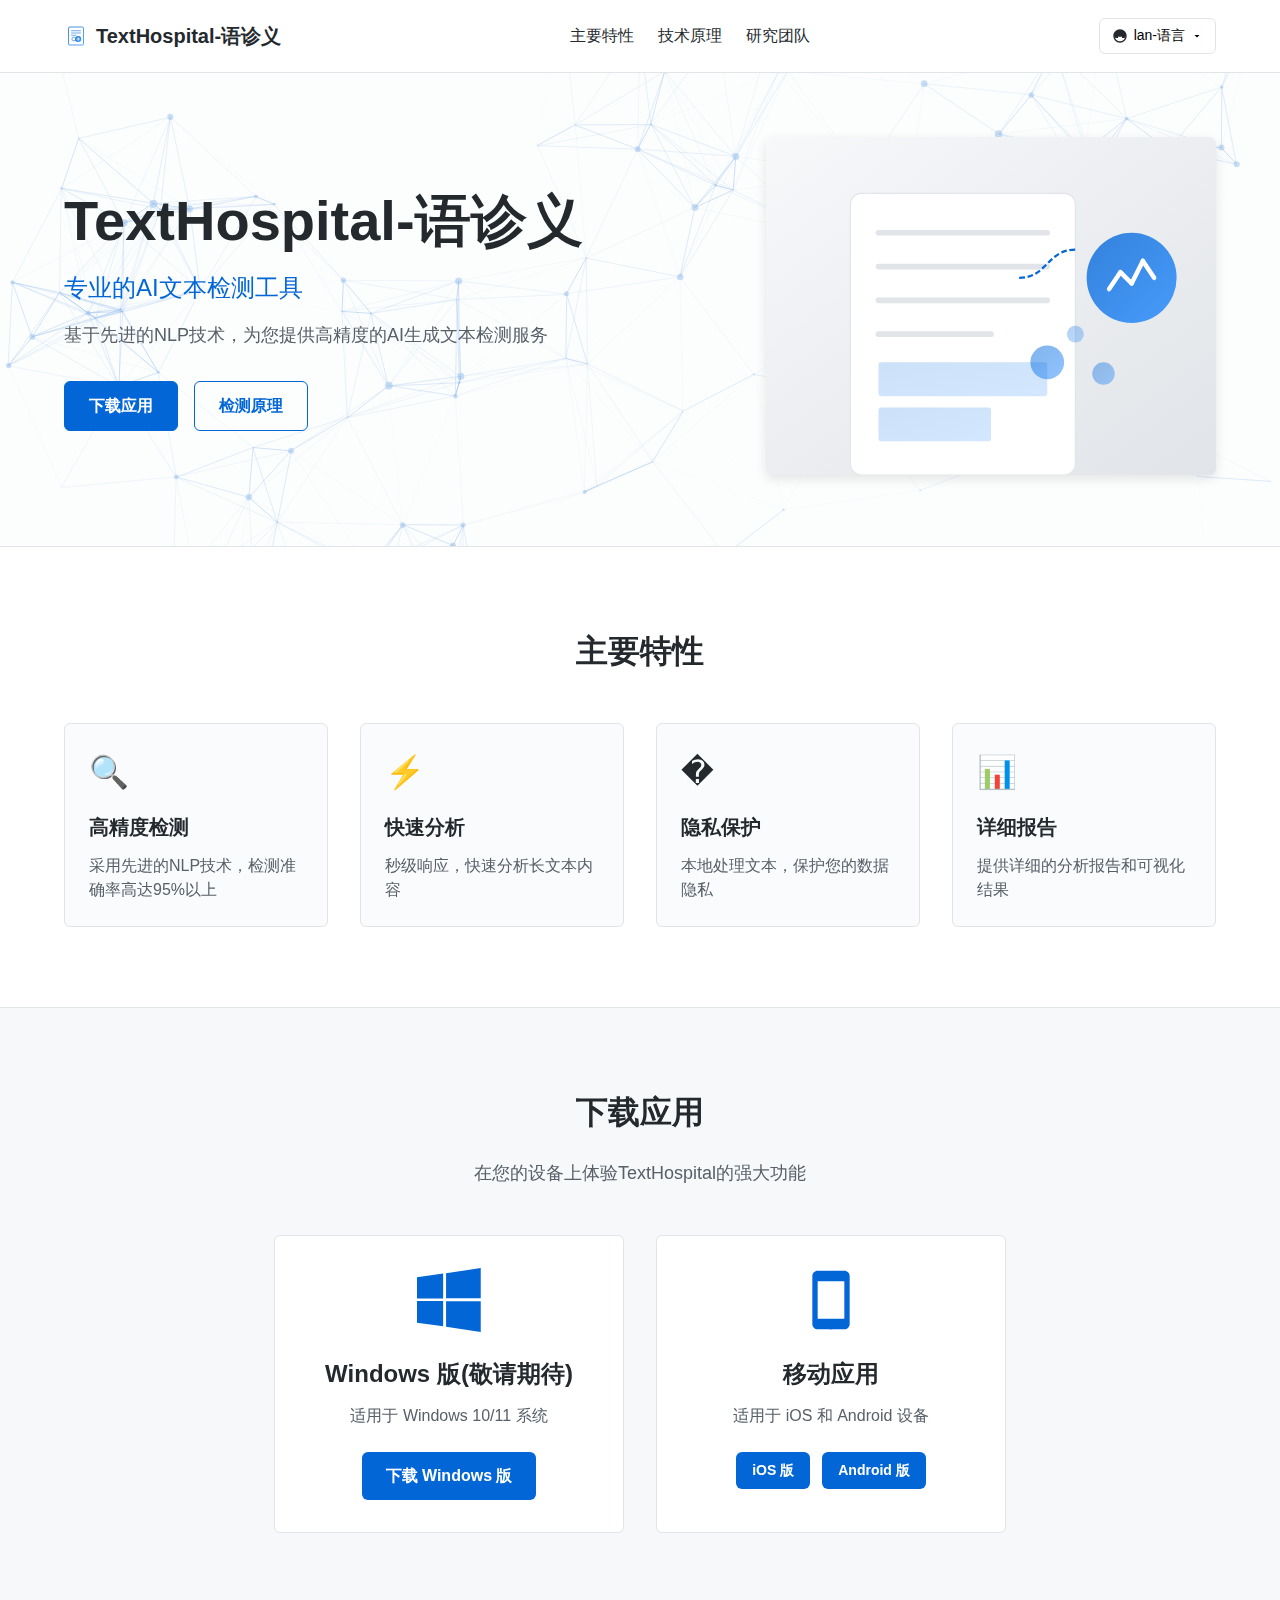
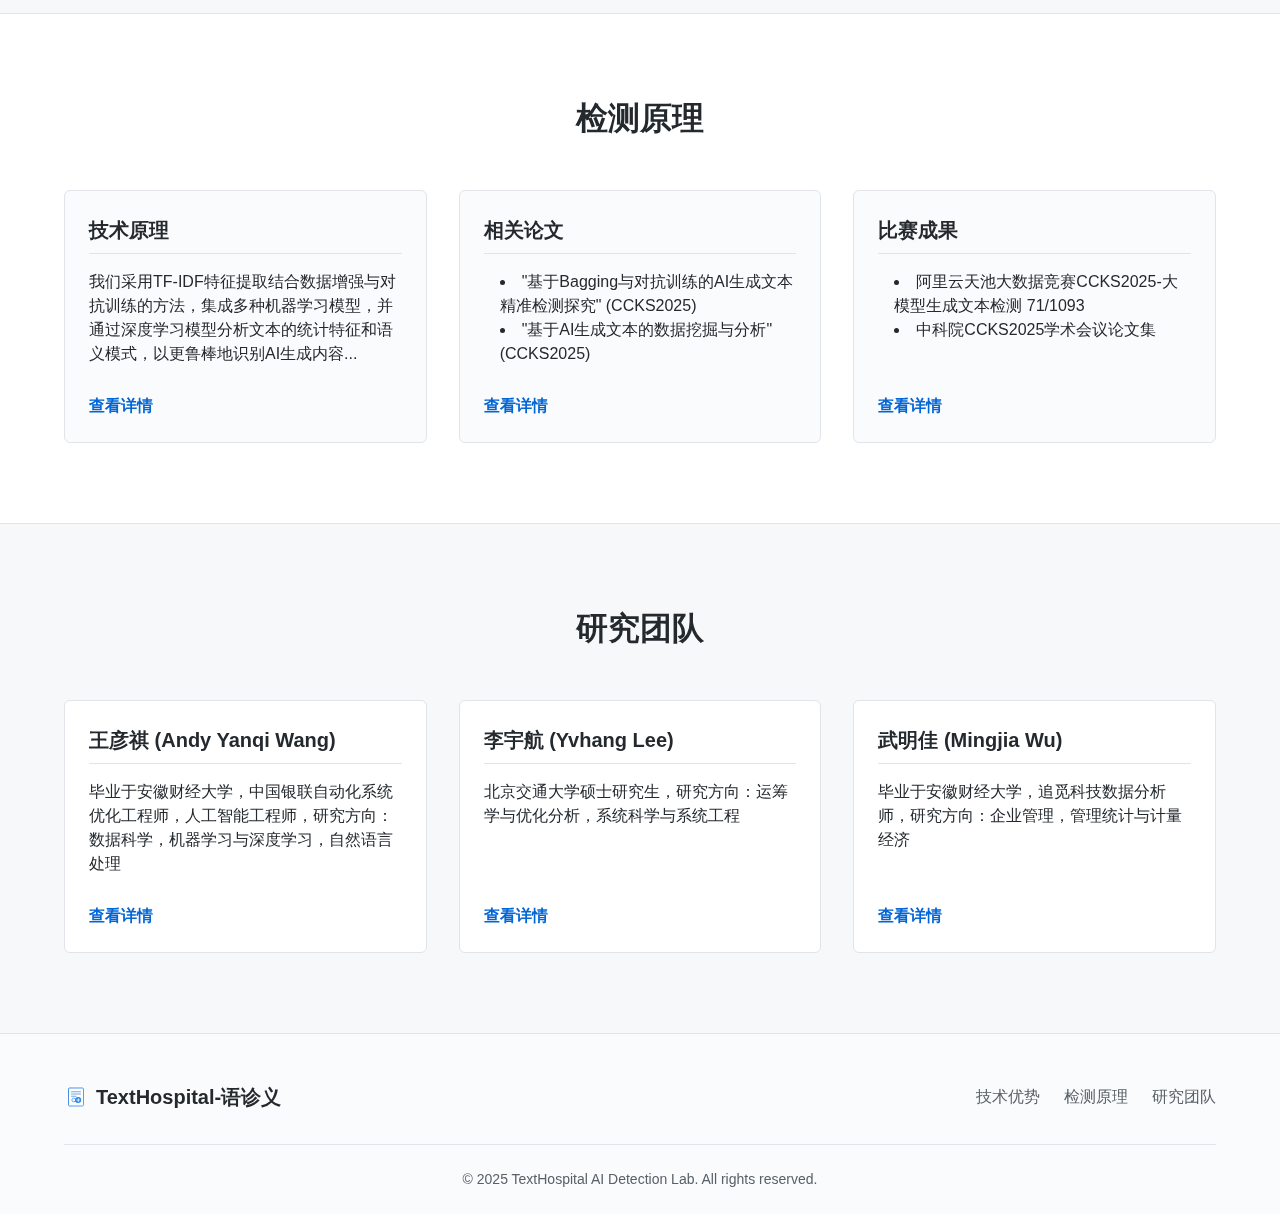
<file: index.html>
<!DOCTYPE html>
<html lang="en">
<head>
    <meta charset="UTF-8">
    <meta name="viewport" content="width=device-width, initial-scale=1.0">
    <title>TextHospital - AI Text Detection Based On NLP</title>
    <link rel="icon" href="images/favicon.svg" type="image/svg+xml">
    <link rel="stylesheet" href="style.css">
</head>
<body>
    <!-- 粒子背景容器 -->
    <div id="particles-js"></div>
    
    <!-- 主内容容器 -->
    <div class="main-content">
    <!-- 导航栏 -->
    <header class="navbar">
        <div class="navbar-container">
            <div class="navbar-logo">
                <a href="#" class="logo-link">
                    <img src="images/logo.svg" alt="TextHospital Logo" class="logo-icon">
                    <span class="logo-text">TextHospital-语诊义</span>
                </a>
            </div>
            <nav class="navbar-nav">
                <a href="#features" class="nav-link" data-translate="nav_features">主要特性</a>
                <a href="#principles" class="nav-link" data-translate="nav_principles">技术原理</a>
                <a href="#team" class="nav-link" data-translate="nav_team">研究团队</a>
            </nav>
            <div class="navbar-actions">
                <div class="language-switcher">
                                    <div class="lang-dropdown">
                                        <button class="lang-dropdown-btn">
                                            <svg class="lang-icon" xmlns="http://www.w3.org/2000/svg" viewBox="0 0 24 24" width="24" height="24">
                                                <path fill="currentColor" d="M12 22c5.523 0 10-4.477 10-10S17.523 2 12 2 2 6.477 2 12s4.477 10 10 10zm0-2a8 8 0 1 1 0-16 8 8 0 0 1 0 16zm-3-7h6v2H9v-2zm3-10a8.003 8.003 0 0 0-6.929 12h13.858A8.003 8.003 0 0 0 12 3z"/>
                                            </svg>
                                            <span class="current-lang">lan-语言</span>
                                            <svg class="dropdown-arrow" xmlns="http://www.w3.org/2000/svg" viewBox="0 0 24 24" width="16" height="16">
                                                <path fill="currentColor" d="M7 10l5 5 5-5H7z"/>
                                            </svg>
                                        </button>
                                        <div class="lang-dropdown-content">
                                            <button class="lang-option active" data-lang="zh-CN">简体中文</button>
                                            <button class="lang-option" data-lang="zh-TW">繁體中文</button>
                                            <button class="lang-option" data-lang="en">English</button>
                                            <button class="lang-option" data-lang="fr">Français</button>
                                            <button class="lang-option" data-lang="es">Español</button>
                                            <button class="lang-option" data-lang="de">Deutsch</button>
                                            <button class="lang-option" data-lang="ko">한국어</button>
                                            <button class="lang-option" data-lang="ja">日本語</button>
                                        </div>
                                    </div>
                                </div>
            </div>
        </div>
    </header>

    <!-- 英雄区域 -->
    <section class="hero">
        <div class="hero-container">
            <div class="hero-content">
                <h1 class="hero-title">TextHospital-语诊义</h1>
                <p class="hero-subtitle" data-translate="hero_subtitle">专业的AI文本检测工具</p>
                <p class="hero-description" data-translate="hero_description">基于先进的NLP技术，为您提供高精度的AI生成文本检测服务</p>
                <div class="hero-actions">
                    <a href="#download" class="btn btn-primary" data-translate="download_btn">下载应用</a>
                    <a href="#principles" class="btn btn-outline" data-translate="principles_btn">了解原理</a>
                </div>
            </div>
            <div class="hero-image">
                <img src="images/hero-image.svg" alt="TextHospital Illustration">
            </div>
        </div>
    </section>

    <!-- 特性区域 -->
    <section id="features" class="features">
        <div class="container">
            <h2 class="section-title" data-translate="features_title">主要特性</h2>
            <div class="features-grid">
                <div class="feature-card">
                    <div class="feature-icon">🔍</div>
                    <h3 data-translate="feature1_title">高精度检测</h3>
                    <p data-translate="feature1_desc">采用先进的NLP技术，检测准确率高达95%以上</p>
                </div>
                <div class="feature-card">
                    <div class="feature-icon">⚡</div>
                    <h3 data-translate="feature2_title">快速分析</h3>
                    <p data-translate="feature2_desc">秒级响应，快速分析长文本内容</p>
                </div>
                <div class="feature-card">
                    <div class="feature-icon">�</div>
                    <h3 data-translate="feature3_title">隐私保护</h3>
                    <p data-translate="feature3_desc">本地处理文本，保护您的数据隐私</p>
                </div>
                <div class="feature-card">
                    <div class="feature-icon">📊</div>
                    <h3 data-translate="feature4_title">详细报告</h3>
                    <p data-translate="feature4_desc">提供详细的分析报告和可视化结果</p>
                </div>
            </div>
        </div>
    </section>

    <!-- 下载区域 -->
    <section id="download" class="download">
        <div class="container">
            <h2 class="section-title" data-translate="download_title">下载应用</h2>
            <p class="section-description" data-translate="download_desc">在您的设备上体验TextHospital的强大功能</p>
            
            <div class="download-options">
                <div class="download-card">
                    <div class="download-icon">
                        <svg class="windows-icon" viewBox="0 0 24 24">
                            <path d="M0,3.5L9.8,2.1V11.4H0V3.5z M10.9,2L23.9,0V11.3H10.9V2z M0,12.4H9.8V21.8L0,20.5V12.4z M10.9,12.5H23.9V24L10.9,22V12.5z"/>
                        </svg>
                    </div>
                    <h3 data-translate="windows_title">Windows 版</h3>
                    <p data-translate="windows_desc">适用于 Windows 10/11 系统</p>
                    <a href="#" class="download-btn windows-btn" data-translate="windows_btn">下载 Windows 版</a>
                </div>
                <div class="download-card">
                    <div class="download-icon">
                        <svg class="mobile-icon" viewBox="0 0 24 24">
                            <path d="M17,1H7C5.9,1,5,1.9,5,3v18c0,1.1,0.9,2,2,2h10c1.1,0,2-0.9,2-2V3C19,1.9,18.1,1,17,1z M17,19H7V5h10V19z"/>
                            <circle cx="12" cy="22" r="1"/>
                        </svg>
                    </div>
                    <h3 data-translate="mobile_title">移动应用</h3>
                    <p data-translate="mobile_desc">适用于 iOS 和 Android 设备</p>
                    <div class="mobile-buttons">
                        <a href="#" class="download-btn ios-btn" data-translate="ios_btn">iOS 版</a>
                        <a href="#" class="download-btn android-btn" data-translate="android_btn">Android 版</a>
                    </div>
                </div>
            </div>
        </div>
    </section>

    <!-- 原理区域 -->
    <section id="principles" class="principles">
        <div class="container">
            <h2 class="section-title" data-translate="principles_title">检测原理</h2>
            <div class="principles-grid">
                <div class="principle-card">
                    <h3 data-translate="tech_title">技术原理</h3>
                    <div class="card-content">
                        <p data-translate="tech_content"></p>
                    </div>
                    <a href="Principles/Technical_Principles/index.html" class="detail-link" data-translate="view_details">查看详情</a>
                </div>
                <div class="principle-card">
                    <h3 data-translate="papers_title">相关论文</h3>
                    <div class="card-content">
                        <ul>
                            <li data-translate="paper1"></li>
                            <li data-translate="paper2"></li>
                        </ul>
                    </div>
                    <a href="Principles/Related_Papers/index.html" class="detail-link" data-translate="view_details">查看详情</a>
                </div>
                <div class="principle-card">
                    <h3 data-translate="achievements_title">比赛成果</h3>
                    <div class="card-content">
                        <ul>
                            <li data-translate="achievement1"></li>
                            <li data-translate="achievement2"></li>
                        </ul>
                    </div>
                    <a href="Principles/Competition_Achievements/index.html" class="detail-link" data-translate="view_details">查看详情</a>
                </div>
            </div>
        </div>
    </section>

    <!-- 团队区域 -->
    <section id="team" class="team">
        <div class="container">
            <h2 class="section-title" data-translate="team_title">研究团队</h2>
            <div class="team-grid">
                <div class="team-card">
                    <h3 data-translate="team_member1_name">王彦祺 (Andy Yanqi Wang)</h3>
                    <div class="team-content">
                        <p data-translate="team_member1_desc"></p>
                    </div>
                    <a href="person/wyq.html" class="detail-link" data-translate="view_details">查看详情</a>
                </div>
                <div class="team-card">
                    <h3 data-translate="team_member2_name">李宇航 (Yvhang Lee)</h3>
                    <div class="team-content">
                        <p data-translate="team_member2_desc"></p>
                    </div>
                    <a href="person/lyh.html" class="detail-link" data-translate="view_details">查看详情</a>
                </div>
                <div class="team-card">
                    <h3 data-translate="team_member3_name">武明佳 (Mingjia Wu)</h3>
                    <div class="team-content">
                        <p data-translate="team_member3_desc"></p>
                    </div>
                    <a href="person/wmj.html" class="detail-link" data-translate="view_details">查看详情</a>
                </div>
            </div>
        </div>
    </section>

    <!-- 页脚 -->
    <footer class="footer">
        <div class="container">
            <div class="footer-content">
                <div class="footer-logo">
                    <img src="images/logo.svg" alt="TextHospital Logo" class="logo-icon">
                    <span class="logo-text">TextHospital-语诊义</span>
                </div>
                <div class="footer-links">
                    <a href="#features" class="footer-link">技术优势</a>
                    <a href="#principles" class="footer-link">检测原理</a>
                    <a href="#team" class="footer-link">研究团队</a>
                </div>
            </div>
            <div class="footer-bottom">
                <p>© 2025 TextHospital AI Detection Lab. All rights reserved.</p>
            </div>
        </div>
    </footer>

    <script src="app.js"></script>
    <script src="js/particles.min.js"></script>
    <script>
        // 初始化粒子背景
        particlesJS('particles-js', {
            "particles": {
                "number": {
                    "value": 120,
                    "density": {
                        "enable": true,
                        "value_area": 800
                    }
                },
                "color": {
                    "value": "#0366d6"
                },
                "shape": {
                    "type": "circle",
                    "stroke": {
                        "width": 0,
                        "color": "#000000"
                    },
                },
                "opacity": {
                    "value": 0.5,
                    "random": false,
                    "anim": {
                        "enable": false,
                        "speed": 1,
                        "opacity_min": 0.1,
                        "sync": false
                    }
                },
                "size": {
                    "value": 4,
                    "random": true,
                    "anim": {
                        "enable": false,
                        "speed": 40,
                        "size_min": 0.1,
                        "sync": false
                    }
                },
                "line_linked": {
                    "enable": true,
                    "distance": 150,
                    "color": "#0366d6",
                    "opacity": 0.6,
                    "width": 1
                },
                "move": {
                    "enable": true,
                    "speed": 2,
                    "direction": "none",
                    "random": false,
                    "straight": false,
                    "out_mode": "out",
                    "bounce": false,
                    "attract": {
                        "enable": false,
                        "rotateX": 600,
                        "rotateY": 1200
                    }
                }
            },
            "interactivity": {
                "detect_on": "canvas",
                "events": {
                    "onhover": {
                        "enable": true,
                        "mode": "grab"
                    },
                    "onclick": {
                        "enable": true,
                        "mode": "push"
                    },
                    "resize": true
                },
                "modes": {
                    "grab": {
                        "distance": 140,
                        "line_linked": {
                            "opacity": 1
                        }
                    },
                    "push": {
                        "particles_nb": 4
                    }
                }
            },
            "retina_detect": true
        });
    </script>
</body>
</html>
</file>
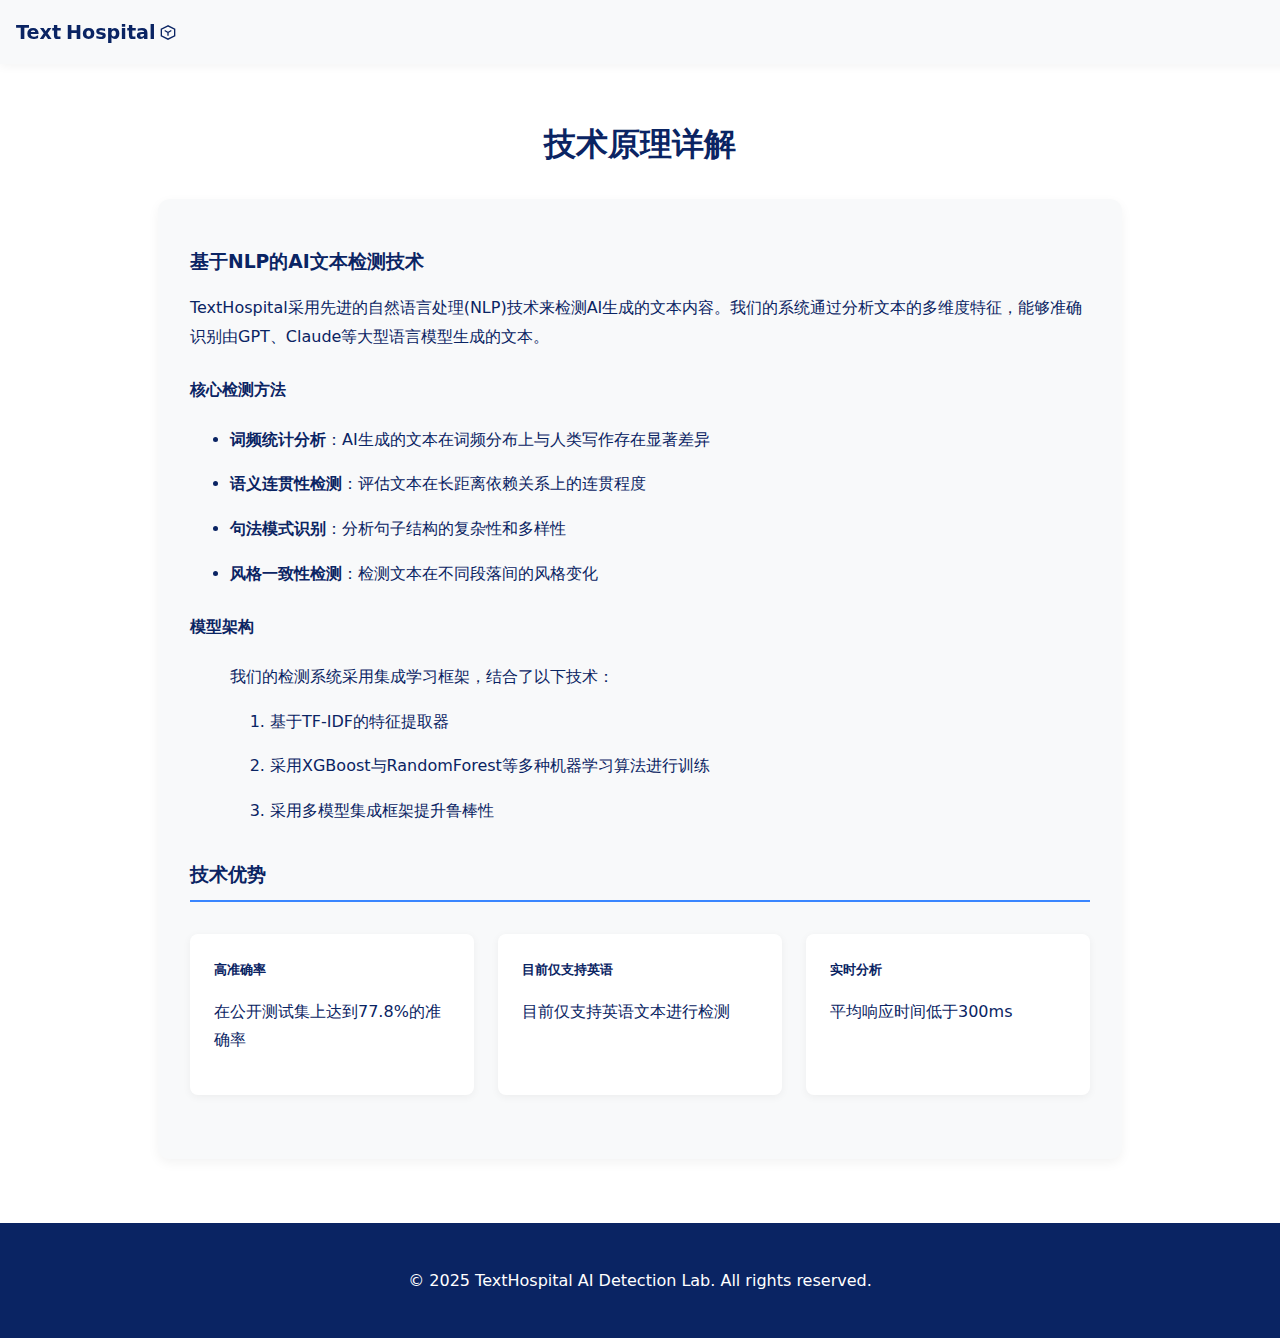
<file: Principles/Technical_Principles/index.html>
<!DOCTYPE html>
<html lang="en">
<head>
    <meta charset="UTF-8">
    <meta name="viewport" content="width=device-width, initial-scale=1.0">
    <title>TextHospital - AI Text Detection Based On NLP</title>
    <link rel="icon" href="data:image/svg+xml,<svg xmlns='http://www.w3.org/2000/svg' viewBox='0 0 24 24'><path stroke='%230A2463' stroke-width='2' fill='none' d='M12 2L2 7v10l10 5 10-5V7L12 2z'/><path stroke='%230A2463' stroke-width='2' fill='none' d='M12 12l-5-3M12 12v5M12 12l5-3'/></svg>">
    <link rel="stylesheet" href="style.css">
</head>
<body>

    <!-- <div class="language-switcher">
        <button class="lang-btn active" data-lang="zh-CN">简体</button>
        <button class="lang-btn" data-lang="zh-TW">繁體</button>
        <button class="lang-btn" data-lang="en">English</button>
    </div> -->
    <header class="fixed-header">
        <div class="logo-container">
            <span class="logo-text">Text</span>
            <span class="logo-text">Hospital</span>
            <svg class="logo-icon" viewBox="0 0 24 24">
                <path d="M12 2L2 7v10l10 5 10-5V7L12 2z"/>
                <path d="M12 12l-5-3M12 12v5M12 12l5-3"/>
            </svg>
        </div>
    </header>

<section class="principles-section" id="principles">
    <h2 data-translate="principles_title">技术原理详解</h2>
    <div class="principle-detail">
        <h3 data-translate="tech_title">基于NLP的AI文本检测技术</h3>
        <div class="article-content">
            
            <p data-translate="tech_content">TextHospital采用先进的自然语言处理(NLP)技术来检测AI生成的文本内容。我们的系统通过分析文本的多维度特征，能够准确识别由GPT、Claude等大型语言模型生成的文本。</p>
            
            <h4 data-translate="core_methods">核心检测方法</h4>
            <ul>
                <li data-translate="method1"><strong>词频统计分析</strong>：AI生成的文本在词频分布上与人类写作存在显著差异</li>
                <li data-translate="method2"><strong>语义连贯性检测</strong>：评估文本在长距离依赖关系上的连贯程度</li>
                <li data-translate="method3"><strong>句法模式识别</strong>：分析句子结构的复杂性和多样性</li>
                <li data-translate="method4"><strong>风格一致性检测</strong>：检测文本在不同段落间的风格变化</li>
            </ul>

            <h4 data-translate="model_architecture">模型架构</h4>
            <ul>
                <p>我们的检测系统采用集成学习框架，结合了以下技术：</p>
                <ol>
                    <li data-translate="architecture1">基于TF-IDF的特征提取器</li>
                    <li data-translate="architecture2">采用XGBoost与RandomForest等多种机器学习算法进行训练</li>
                    <li data-translate="architecture3">采用多模型集成框架提升鲁棒性</li>
                </ol> 
            </ul>


            <h3 data-translate="tech_advantages">技术优势</h3>
            <div class="tech-advantages">
                <div class="advantage-item">
                    <h5 data-translate="advantage1">高准确率</h5>
                    <p>在公开测试集上达到77.8%的准确率</p>
                </div>
                <div class="advantage-item">
                    <h5 data-translate="advantage2">目前仅支持英语</h5>
                    <p>目前仅支持英语文本进行检测</p>
                </div>
                <div class="advantage-item">
                    <h5 data-translate="advantage3">实时分析</h5>
                    <p>平均响应时间低于300ms</p>
                </div>
            </div>
        </div>
    </div>
</section>



    <footer class="footer">
        <p>© 2025 TextHospital AI Detection Lab. All rights reserved.</p>
    </footer>

    <script src="app.js"></script>
</body>
</html>
</file>
<file: style.css>
/* 基础样式 */
:root {
    --color-primary: #0366d6;
    --color-primary-hover: #0353b3;
    --color-secondary: #6c757d;
    --color-accent: #28a745;
    --color-accent-hover: #218838;
    --color-text: #24292e;
    --color-text-secondary: #586069;
    --color-border: #e1e4e8;
    --color-bg: #ffffff;
    --color-bg-secondary: #f6f8fa;
    --color-bg-tertiary: #fafbfc;
    --color-shadow: rgba(0, 0, 0, 0.1);
    --border-radius: 6px;
    --transition: all 0.2s ease-in-out;
}

* {
    box-sizing: border-box;
    margin: 0;
    padding: 0;
}

/* 粒子背景样式 */
#particles-js {
    position: fixed;
    width: 100%;
    height: 100%;
    top: 0;
    left: 0;
    z-index: -1;
    background-color: #ffffff;
}

body {
    font-family: -apple-system, BlinkMacSystemFont, "Segoe UI", Helvetica, Arial, sans-serif, "Apple Color Emoji", "Segoe UI Emoji";
    color: var(--color-text);
    line-height: 1.5;
    background-color: transparent;
    position: relative;
}

.main-content {
    position: relative;
    z-index: 1;
    background-color: transparent;
    min-height: 100vh;
}

a {
    color: var(--color-primary);
    text-decoration: none;
    transition: var(--transition);
}

a:hover {
    color: var(--color-primary-hover);
    text-decoration: underline;
}

ul {
    list-style-position: inside;
    padding-left: 1rem;
}

.container {
    width: 100%;
    max-width: 1200px;
    margin: 0 auto;
    padding: 0 1.5rem;
}

.section-title {
    font-size: 2rem;
    font-weight: 600;
    margin-bottom: 1.5rem;
    text-align: center;
}

.section-description {
    font-size: 1.125rem;
    color: var(--color-text-secondary);
    text-align: center;
    margin-bottom: 2.5rem;
    max-width: 700px;
    margin-left: auto;
    margin-right: auto;
}

/* 导航栏 */
.navbar {
    background-color: var(--color-bg);
    border-bottom: 1px solid var(--color-border);
    position: sticky;
    top: 0;
    z-index: 100;
    padding: 1rem 0;
}

.navbar-container {
    display: flex;
    align-items: center;
    justify-content: space-between;
    max-width: 1200px;
    margin: 0 auto;
    padding: 0 1.5rem;
}

.navbar-logo {
    display: flex;
    align-items: center;
}

.logo-link {
    display: flex;
    align-items: center;
    text-decoration: none;
    color: var(--color-text);
}

.logo-icon {
    width: 24px;
    height: 24px;
    margin-right: 0.5rem;
    /* 移除fill属性，因为我们现在使用的是SVG图像文件 */
}

.logo-text {
    font-weight: 600;
    font-size: 1.25rem;
}

.navbar-nav {
    display: flex;
    gap: 1.5rem;
}

.nav-link {
    color: var(--color-text);
    font-weight: 500;
    padding: 0.5rem 0;
    position: relative;
}

.nav-link:hover {
    color: var(--color-primary);
    text-decoration: none;
}

.nav-link::after {
    content: '';
    position: absolute;
    bottom: 0;
    left: 0;
    width: 0;
    height: 2px;
    background-color: var(--color-primary);
    transition: var(--transition);
}

.nav-link:hover::after {
    width: 100%;
}

.navbar-actions {
    display: flex;
    align-items: center;
}

/* 语言切换器 */
.language-switcher {
    position: relative;
}

.lang-dropdown {
    position: relative;
    display: inline-block;
}

.lang-dropdown-btn {
    display: flex;
    align-items: center;
    background: none;
    border: 1px solid var(--color-border);
    border-radius: var(--border-radius);
    padding: 0.5rem 0.75rem;
    font-size: 0.875rem;
    cursor: pointer;
    transition: var(--transition);
    gap: 6px;
}

.lang-dropdown-btn:hover {
    background-color: var(--color-bg-secondary);
}

.lang-icon {
    width: 16px;
    height: 16px;
    color: var(--color-text);
}

.dropdown-arrow {
    width: 12px;
    height: 12px;
    transition: transform 0.3s;
}

.lang-dropdown.active .dropdown-arrow {
    transform: rotate(180deg);
}

.current-lang {
    font-weight: 500;
}

.lang-dropdown-content {
    display: none;
    position: absolute;
    right: 0;
    top: 100%;
    background-color: var(--color-bg);
    min-width: 160px;
    box-shadow: 0 8px 16px var(--color-shadow);
    border-radius: var(--border-radius);
    z-index: 100;
    padding: 8px 0;
    margin-top: 5px;
    border: 1px solid var(--color-border);
}

.lang-dropdown.active .lang-dropdown-content {
    display: block;
}

.lang-option {
    display: block;
    width: 100%;
    text-align: left;
    background: none;
    border: none;
    color: var(--color-text);
    cursor: pointer;
    font-size: 0.875rem;
    padding: 8px 16px;
    transition: var(--transition);
}

.lang-option:hover {
    background-color: var(--color-bg-secondary);
}

.lang-option.active {
    background-color: var(--color-primary);
    color: white;
}

/* 响应式设计 - 语言切换器 */
@media (max-width: 768px) {
    .current-lang {
        display: none;
    }
    
    .lang-dropdown-btn {
        padding: 0.5rem;
    }
}

/* 按钮 */
.btn {
    display: inline-block;
    padding: 0.75rem 1.5rem;
    border-radius: var(--border-radius);
    font-weight: 600;
    text-align: center;
    cursor: pointer;
    transition: var(--transition);
    text-decoration: none;
}

.btn-primary {
    background-color: var(--color-primary);
    color: white;
    border: 1px solid var(--color-primary);
}

.btn-primary:hover {
    background-color: var(--color-primary-hover);
    border-color: var(--color-primary-hover);
    color: white;
    text-decoration: none;
}

.btn-outline {
    background-color: transparent;
    color: var(--color-primary);
    border: 1px solid var(--color-primary);
}

.btn-outline:hover {
    background-color: var(--color-bg-secondary);
    text-decoration: none;
}

/* 英雄区域 */
.hero {
    padding: 4rem 0;
    background-color: rgba(250, 251, 252, 0.6);
    border-bottom: 1px solid var(--color-border);
}

.hero-container {
    display: flex;
    align-items: center;
    justify-content: space-between;
    max-width: 1200px;
    margin: 0 auto;
    padding: 0 1.5rem;
}

.hero-content {
    max-width: 600px;
}

.hero-title {
    font-size: 3.5rem;
    font-weight: 700;
    margin-bottom: 1rem;
    line-height: 1.2;
}

.hero-subtitle {
    font-size: 1.5rem;
    color: var(--color-primary);
    margin-bottom: 1rem;
}

.hero-description {
    font-size: 1.125rem;
    color: var(--color-text-secondary);
    margin-bottom: 2rem;
}

.hero-actions {
    display: flex;
    gap: 1rem;
}

.hero-image {
    max-width: 450px;
    width: 100%;
}

.hero-image img {
    width: 100%;
    height: auto;
    border-radius: var(--border-radius);
    box-shadow: 0 4px 12px var(--color-shadow);
    transition: transform 0.3s ease;
}

.hero-image img:hover {
    transform: scale(1.02);
}

/* 特性区域 */
.features {
    padding: 5rem 0;
    background-color: rgba(255, 255, 255, 1);
}

.features-grid {
    display: grid;
    grid-template-columns: repeat(auto-fit, minmax(250px, 1fr));
    gap: 2rem;
    margin-top: 3rem;
}

.feature-card {
    background-color: var(--color-bg-tertiary);
    border: 1px solid var(--color-border);
    border-radius: var(--border-radius);
    padding: 1.5rem;
    transition: var(--transition);
}

.feature-card:hover {
    transform: translateY(-5px);
    box-shadow: 0 8px 16px var(--color-shadow);
}

.feature-icon {
    font-size: 2rem;
    margin-bottom: 1rem;
}

.feature-card h3 {
    font-size: 1.25rem;
    margin-bottom: 0.75rem;
}

.feature-card p {
    color: var(--color-text-secondary);
}

/* 下载区域 */
.download {
    padding: 5rem 0;
    background-color: rgba(246, 248, 250, 1);
    border-top: 1px solid var(--color-border);
    border-bottom: 1px solid var(--color-border);
}

.download-options {
    display: flex;
    justify-content: center;
    gap: 2rem;
    margin-top: 3rem;
}

.download-card {
    background-color: var(--color-bg);
    border: 1px solid var(--color-border);
    border-radius: var(--border-radius);
    padding: 2rem;
    text-align: center;
    width: 100%;
    max-width: 350px;
    transition: var(--transition);
}

.download-card:hover {
    transform: translateY(-5px);
    box-shadow: 0 8px 16px var(--color-shadow);
}

.download-icon {
    width: 64px;
    height: 64px;
    margin: 0 auto 1.5rem;
}

.windows-icon, .mobile-icon {
    width: 100%;
    height: 100%;
    fill: var(--color-primary);
}

.download-card h3 {
    font-size: 1.5rem;
    margin-bottom: 0.75rem;
}

.download-card p {
    color: var(--color-text-secondary);
    margin-bottom: 1.5rem;
}

.download-btn {
    display: inline-block;
    padding: 0.75rem 1.5rem;
    background-color: var(--color-primary);
    color: white;
    border-radius: var(--border-radius);
    font-weight: 600;
    transition: var(--transition);
}

.download-btn:hover {
    background-color: var(--color-primary-hover);
    color: white;
    text-decoration: none;
}

.mobile-buttons {
    display: flex;
    gap: 0.75rem;
    justify-content: center;
}

.ios-btn, .android-btn {
    padding: 0.5rem 1rem;
    font-size: 0.875rem;
}

/* 原理区域 */
.principles {
    padding: 5rem 0;
    background-color: rgba(255, 255, 255, 1);
}

.principles-grid {
    display: grid;
    grid-template-columns: repeat(auto-fit, minmax(300px, 1fr));
    gap: 2rem;
    margin-top: 3rem;
}

.principle-card {
    background-color: var(--color-bg-tertiary);
    border: 1px solid var(--color-border);
    border-radius: var(--border-radius);
    padding: 1.5rem;
    transition: var(--transition);
}

.principle-card:hover {
    transform: translateY(-5px);
    box-shadow: 0 8px 16px var(--color-shadow);
}

.principle-card h3 {
    font-size: 1.25rem;
    margin-bottom: 1rem;
    padding-bottom: 0.5rem;
    border-bottom: 1px solid var(--color-border);
}

.card-content {
    margin-bottom: 1.5rem;
    min-height: 100px;
}

.detail-link {
    display: inline-block;
    color: var(--color-primary);
    font-weight: 600;
}

.detail-link:hover {
    text-decoration: underline;
}

/* 团队区域 */
.team {
    padding: 5rem 0;
    background-color: rgba(246, 248, 250, 1);
    border-top: 1px solid var(--color-border);
}

.team-grid {
    display: grid;
    grid-template-columns: repeat(auto-fit, minmax(300px, 1fr));
    gap: 2rem;
    margin-top: 3rem;
}

.team-card {
    background-color: var(--color-bg);
    border: 1px solid var(--color-border);
    border-radius: var(--border-radius);
    padding: 1.5rem;
    transition: var(--transition);
}

.team-card:hover {
    transform: translateY(-5px);
    box-shadow: 0 8px 16px var(--color-shadow);
}

.team-card h3 {
    font-size: 1.25rem;
    margin-bottom: 1rem;
    padding-bottom: 0.5rem;
    border-bottom: 1px solid var(--color-border);
}

.team-content {
    margin-bottom: 1.5rem;
    min-height: 100px;
}

/* 页脚 */
.footer {
    background-color: rgba(250, 251, 252, 1);
    border-top: 1px solid var(--color-border);
    padding: 3rem 0 1.5rem;
}

.footer-content {
    display: flex;
    justify-content: space-between;
    align-items: center;
    margin-bottom: 2rem;
}

.footer-logo {
    display: flex;
    align-items: center;
}

.footer-links {
    display: flex;
    gap: 1.5rem;
}

.footer-link {
    color: var(--color-text-secondary);
}

.footer-link:hover {
    color: var(--color-primary);
}

.footer-bottom {
    text-align: center;
    color: var(--color-text-secondary);
    font-size: 0.875rem;
    padding-top: 1.5rem;
    border-top: 1px solid var(--color-border);
}

/* 响应式设计 */
@media (max-width: 992px) {
    .hero-container {
        flex-direction: column;
        text-align: center;
    }
    
    .hero-content {
        margin-bottom: 3rem;
    }
    
    .hero-actions {
        justify-content: center;
    }
    
    .download-options {
        flex-direction: column;
        align-items: center;
    }
}

@media (max-width: 768px) {
    .navbar-container {
        flex-direction: column;
        gap: 1rem;
    }
    
    .navbar-nav {
        margin: 1rem 0;
    }
    
    .footer-content {
        flex-direction: column;
        gap: 1.5rem;
    }
    
    .section-title {
        font-size: 1.75rem;
    }
    
    .hero-title {
        font-size: 2.5rem;
    }
}

@media (max-width: 576px) {
    .features-grid,
    .principles-grid,
    .team-grid {
        grid-template-columns: 1fr;
    }
    
    .mobile-buttons {
        flex-direction: column;
        gap: 0.75rem;
    }
    
    .hero-title {
        font-size: 2rem;
    }
    
    .hero-subtitle {
        font-size: 1.25rem;
    }
    
    .hero-actions {
        flex-direction: column;
        gap: 1rem;
    }
}
</file>
<file: Principles/Technical_Principles/style.css>
:root {
    --bg-color: #F8F9FA;
    --text-color: #0A2463;
    --accent-color: #3A86FF;
    --secondary-accent: #4361EE;
    --divider-color: #E9ECEF;
    --subtitle-color: #6C757D;
}

/* Background animation */
.background-animation {
    position: fixed;
    top: 0;
    left: 0;
    width: 100%;
    height: 100%;
    z-index: -1;
    background: linear-gradient(
        135deg,
        rgba(248, 249, 250, 0.95) 0%,
        rgba(232, 235, 239, 0.85) 100%
    );
    overflow: hidden;
}

.background-animation::after {
    content: "";
    position: absolute;
    top: -30%;
    left: -30%;
    right: -30%;
    bottom: -30%;
    background: linear-gradient(
        to bottom right,
        rgba(58, 134, 255, 0.25) 0%,
        rgba(58, 134, 255, 0.1) 50%
    );
    animation: gradientRotate 8s ease infinite;
    transform: rotate(0deg);
}

@keyframes gradientRotate {
    0% { transform: rotate(0deg); }
    100% { transform: rotate(360deg); }
}

/* Fixed header */
.fixed-header {
    position: fixed;
    top: 0;
    left: 0;
    width: 100%;
    padding: 2rem 5rem 2rem 1rem;
    background-color: var(--bg-color);
    box-shadow: 0 2px 10px rgba(0, 0, 0, 0.05);
    z-index: 100;
    opacity: 1;
    transform: translateY(0);
}

.fixed-header .logo-container {
    position: absolute;
    left: 1rem;
    top: 50%;
    transform: translateY(-50%);
    gap: 0.3rem;
    display: flex;
    align-items: center;
}

.fixed-header .logo-text {
    font-size: 1.2rem;
    opacity: 1;
    animation: none;
}

.fixed-header .logo-icon {
    width: 1rem;
    height: 1rem;
}

body {
    background-color: var(--bg-color);
    color: var(--text-color);
    font-family: 'Segoe UI', system-ui, sans-serif;
    margin: 0;
    padding: 0;
    min-height: 100vh;
    display: flex;
    flex-direction: column;
}

/* Language switcher */
.language-switcher {
    position: fixed;
    top: 1rem;
    right: 1rem;
    z-index: 200;
    display: flex;
    gap: 0.5rem;
}

.lang-btn {
    padding: 0.25rem 0.5rem;
    background: transparent;
    border: 1px solid var(--text-color);
    border-radius: 4px;
    color: var(--text-color);
    cursor: pointer;
    font-size: 0.8rem;
}

.lang-btn.active {
    background-color: var(--text-color);
    color: white;
}

/* Hero section */
.hero-section {
    height: 100vh;
    display: flex;
    align-items: center;
    justify-content: center;
    text-align: center;
}

.hero-content {
    max-width: 800px;
    padding: 2rem;
    display: flex;
    flex-direction: column;
    align-items: center;
    gap: 2rem;
}

.hero-logo .logo-text {
    font-size: 3.5rem;
}

.button-group {
    margin-top: 3rem;
}

.hero-logo .logo-icon {
    width: 3rem;
    height: 3rem;
}

.header {
    text-align: center;
    padding: 2rem 1rem;
    position: relative;
}

.logo-container {
    display: flex;
    justify-content: center;
    align-items: center;
    gap: 0.5rem;
    margin-bottom: 0.5rem;
}

.logo-text {
    font-size: 2.5rem;
    font-weight: 700;
    opacity: 0;
}

.logo-left {
    animation: fadeInLeft 0.8s ease-out forwards;
}

.logo-right {
    animation: fadeInRight 0.8s ease-out 0.2s forwards;
}

.logo-icon {
    width: 2rem;
    height: 2rem;
    stroke: var(--text-color);
    stroke-width: 2;
    fill: none;
    animation: drawPath 1.2s ease-out 0.4s forwards;
}

.subtitle {
    color: var(--subtitle-color);
    margin: 0;
    opacity: 0;
    animation: fadeIn 0.6s ease-out 0.8s forwards;
}

.hero {
    display: flex;
    justify-content: center;
    padding: 2rem;
}

.button-group {
    display: flex;
    gap: 1rem;
}

.btn {
    padding: 0.75rem 1.5rem;
    border: none;
    border-radius: 12px;
    font-size: 1rem;
    font-weight: 500;
    cursor: pointer;
    transition: all 0.3s ease;
    box-shadow: 0 2px 8px rgba(0, 0, 0, 0.1);
}

.btn-primary {
    background-color: var(--text-color);
    color: white;
}

.btn-accent {
    background: linear-gradient(to right, var(--accent-color), var(--secondary-accent));
    color: white;
}

.btn:hover {
    transform: translateY(-2px);
    box-shadow: 0 4px 12px rgba(0, 0, 0, 0.15);
}

.btn-accent:hover {
    background: linear-gradient(to right, var(--secondary-accent), var(--accent-color));
}

.detection-area {
    display: flex;
    padding: 2rem;
    gap: 2rem;
    max-width: 1200px;
    margin: 0 auto;
}

.input-section, .result-section {
    width: 60vw;
    height: 70vh;
    background: white;
    border-radius: 8px;
    padding: 0;
    box-shadow: 0 4px 8px rgba(0, 0, 0, 0.05);
    overflow: hidden;
}

.input-container {
    display: flex;
    flex-direction: column;
    gap: 1rem;
    height: 100%;
}

.text-input-wrapper {
    position: relative;
    flex: 24;  /* 增加文本框占比 */
    min-height: 220px;  /* 增加高度 */
    box-sizing: border-box;
    padding: 0.8rem;  /* 增加内边距 */
}

.text-input {
    width: 100%;
    height: 85%;
    padding: 1.2rem;  /* 增加内边距 */
    padding-right: 3.5rem;
    border: 2px solid var(--text-color);
    border-radius: 8px;
    font-family: inherit;
    resize: vertical;
    box-sizing: border-box;
}

.submit-btn {
    position: absolute;
    right: 1.2rem;  /* 往左上移动 */
    bottom: 1.2rem;  /* 往左上移动 */
    width: 90px;  /* 稍微加宽 */
    height: 36px;  /* 稍微加高 */
    display: flex;
    align-items: center;
    justify-content: center;
    background-color: #0A2463;
    color: white;
    border: none;
    border-radius: 6px;
    cursor: pointer;
    transition: all 0.3s ease;
    font-size: 1rem;  /* 增大字体 */
    gap: 0.4rem;
}

.submit-btn:hover {
    background-color: var(--secondary-accent);
    transform: scale(1.05);
}

.file-upload {
    flex: 0.8;  /* 减小高度占比 */
    min-height: 60px;  /* 设置最小高度 */
    display: flex;
    align-items: center;
    justify-content: center;
    gap: 0.5rem;
    padding: 0.5rem;  /* 减小内边距 */
    border: 2px dashed var(--divider-color);
    border-radius: 8px;
    cursor: pointer;
    transition: all 0.3s ease;
}

.file-upload:hover {
    border-color: var(--accent-color);
    background-color: rgba(58, 134, 255, 0.05);
}

.loading-animation {
    height: 100px;
    display: flex;
    align-items: center;
    justify-content: center;
}

.loading-animation svg {
    width: 100%;
    height: 20px;
}

.result-display {
    display: flex;
    flex-direction: column;
    align-items: center;
    width: 100%;
    height: 100%;
    padding: 2rem;
    margin: 0;
    box-sizing: border-box;
    gap: 1.5rem;
    overflow: auto;
}

.loading-spinner {
    position: fixed;
    top: 50%;
    left: 50%;
    transform: translate(-50%, -50%);
    width: 40px;
    height: 40px;
    border: 4px solid rgba(58, 134, 255, 0.2);
    border-radius: 50%;
    border-top-color: #0A2463;
    animation: spin 1s ease-in-out infinite;
    z-index: 1000;
    display: none;
}

@keyframes spin {
    to { transform: translate(-50%, -50%) rotate(360deg); }
}

.result-section {
    position: relative;
    width: auto;
    height: auto;
    padding: 2rem;
    margin: 0;
    box-sizing: border-box;
    display: flex;
    flex-direction: column;
    align-items: center;
}

.loading-animation {
    position: relative;
    margin: 1rem auto 0;
    width: 100%;
    max-width: 200px;
    z-index: 1;
}

.ai-highlight {
    background-color: rgba(58, 134, 255, 0.2);
    padding: 0.1rem 0.2rem;
    border-radius: 4px;
}

.ai-percentage {
    font-size: 3rem;
    font-weight: 700;
    text-align: center;
    margin-bottom: 1.5rem;
    position: relative;
}

.default-message {
    font-size: 1rem;
    color: var(--subtitle-color);
    margin-top: 0.5rem;
    font-weight: normal;
}

@keyframes fadeInLeft {
    from {
        opacity: 0;
        transform: translateX(-20px);
    }
    to {
        opacity: 1;
        transform: translateX(0);
    }
}

@keyframes fadeInRight {
    from {
        opacity: 0;
        transform: translateX(20px);
    }
    to {
        opacity: 1;
        transform: translateX(0);
    }
}

@keyframes fadeIn {
    from { opacity: 0; }
    to { opacity: 1; }
}

@keyframes drawPath {
    0% {
        stroke-dasharray: 1000;
        stroke-dashoffset: 1000;
    }
    100% {
        stroke-dasharray: 1000;
        stroke-dashoffset: 0;
    }
}

.principles-section {
    padding: 4rem 2rem;
    background-color: white;
    margin-top: 2rem;
}

.principles-section h2 {
    color: #0A2463;
    text-align: center;
    margin-bottom: 2rem;
    font-size: 2rem;
}

.principle-detail {
    max-width: 900px;
    margin: 0 auto;
    padding: 2rem;
    background: var(--bg-color);
    border-radius: 12px;
    box-shadow: 0 4px 12px rgba(0, 0, 0, 0.05);
}

.article-content {
    line-height: 1.8;
    color: var(--text-color);
}

.article-content h3 {
    color: var(--text-color);
    border-bottom: 2px solid var(--accent-color);
    padding-bottom: 0.5rem;
    margin-top: 2rem;
}

.article-content h4 {
    color: #0A2463;
    margin-top: 1.5rem;
}

.article-content p, 
.article-content li {
    margin-bottom: 1rem;
}

.tech-advantages {
    display: grid;
    grid-template-columns: repeat(auto-fit, minmax(250px, 1fr));
    gap: 1.5rem;
    margin: 2rem 0;
    
}

.advantage-item {
    background: white;
    padding: 1.5rem;
    border-radius: 8px;
    box-shadow: 0 2px 8px rgba(0, 0, 0, 0.05);
}

.advantage-item h5 {
    color: #0A2463;
    margin-top: 0;
    margin-bottom: 0.5rem;
}

.team-section {
    padding: 4rem 2rem;
    background-color: white;
    text-align: center;
}

.team-section h2 {
    margin-bottom: 3rem;
}

.team-card {
    background: var(--bg-color);
    border-radius: 12px;
    padding: 1.5rem;
    box-shadow: 0 4px 12px rgba(0, 0, 0, 0.05);
    text-align: left
}

.team-card h3 {
    color: var(--text-color);
    margin-top: 0;
    margin-bottom: 1rem;
    border-bottom: 2px solid var(--accent-color);
    padding-bottom: 0.5rem;
    text-align: left;
}

.team-content {
    line-height: 1.8;
    font-size: 1rem;
    color: var(--text-color);
    padding: 0.5rem 0;
}

.team-card {
    transition: transform 0.3s ease;
}

.team-card:hover {
    transform: translateY(-5px);
    box-shadow: 0 8px 16px rgba(0,0,0,0.1);
}

.principle-card {
    background: var(--bg-color);
    border-radius: 12px;
    padding: 1.5rem;
    box-shadow: 0 4px 12px rgba(0, 0, 0, 0.05);
}

.principle-card h3 {
    color: var(--text-color);
    margin-top: 0;
    border-bottom: 2px solid var(--accent-color);
    padding-bottom: 0.5rem;
}
.principle-card:hover {
    transform: translateY(-5px);
    box-shadow: 0 8px 16px rgba(0,0,0,0.1);
}

.principle-card {
    transition: transform 0.3s ease;
}

.card-content {
    line-height: 1.6;
}

.footer {
    text-align: center;
    padding: 2rem;
    background-color: var(--text-color);
    color: white;
}

@media (max-width: 768px) {
    .detection-area {
        flex-direction: column;
    }
    
    .header {
        padding-top: 4rem;
    }
}

/* 确保卡片是相对定位，以便子元素绝对定位 */
.principle-card,
.team-card {
    position: relative;
    padding-bottom: 2rem; /* 为底部的“查看详情”留出空间 */
}

/* 仅针对原理卡片和团队卡片的“查看详情”链接 */
.principle-card .detail-link,
.team-card .detail-link {
    position: absolute;
    right: 1rem;
    bottom: 1rem;
    color: #0A2463;
    font-weight: bold;
    transition: all 0.3s ease;
    font-size: 0.9em;
    padding: 0.2rem 0.4rem;
    border-radius: 4px;
    text-decoration: none;
}

/* 悬浮效果 */
.principle-card .detail-link:hover,
.team-card .detail-link:hover {
    color: #0A2463;
    background-color: #ffffff;
}
</file>
